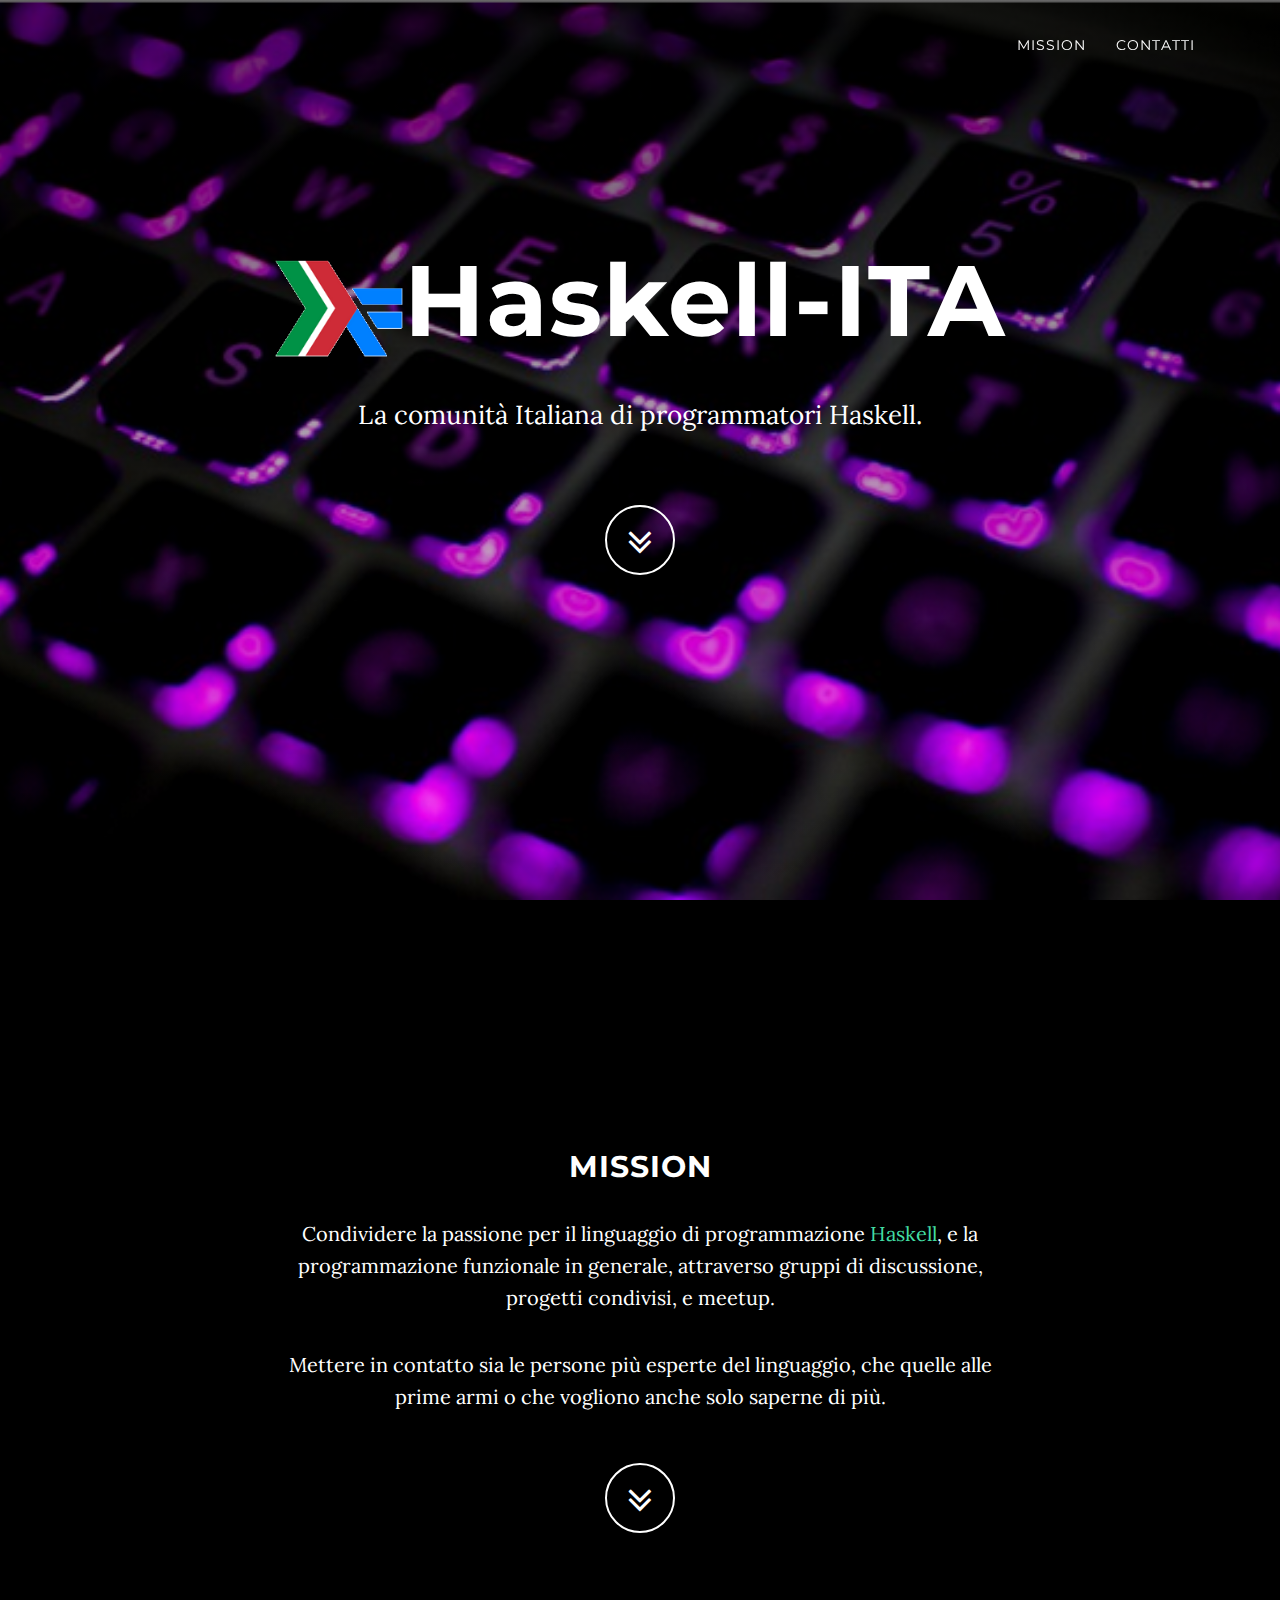
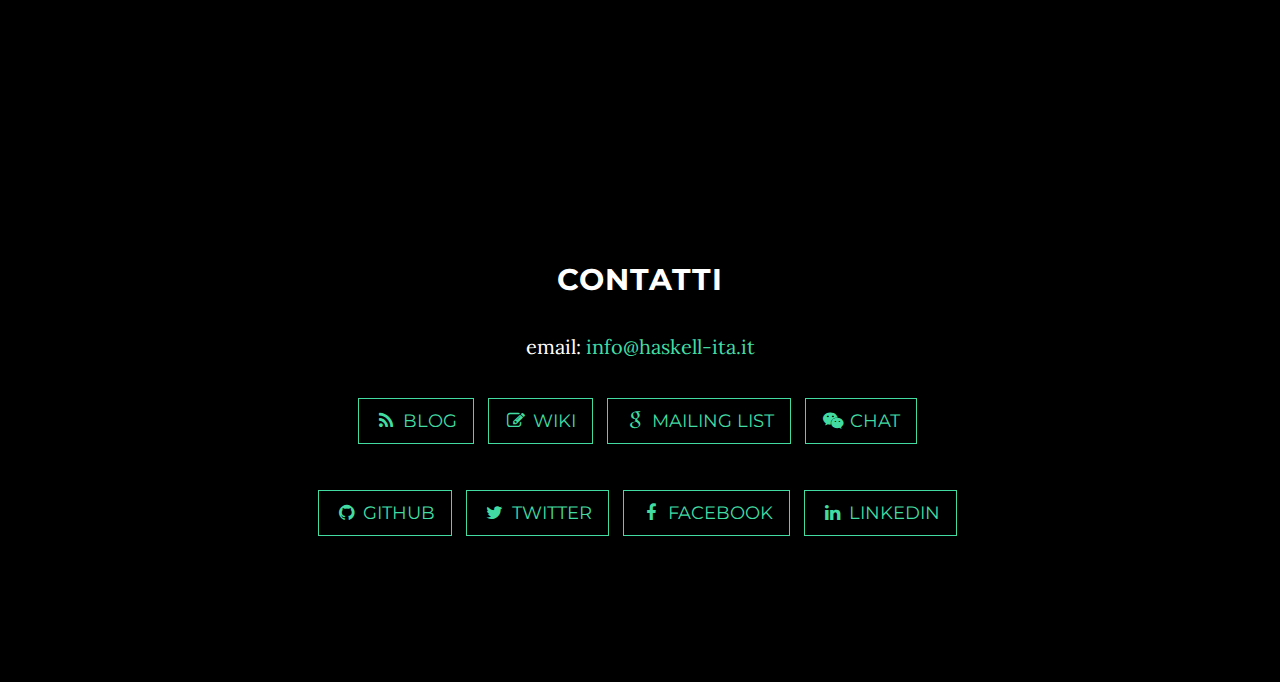
<file: index.html>
<!DOCTYPE html>
<html lang="it">

<head>
  
    <link rel="icon" href="favicon.ico" sizes="16x16" " type="image/vnd.microsoft.icon">

    <meta charset="utf-8">
    <meta http-equiv="X-UA-Compatible" content="IE=edge">
    <meta name="viewport" content="width=device-width, initial-scale=1">
    <meta name="description" content="Italian Haskell Community">

    <title>Haskell-ITA</title>

    <!-- Bootstrap Core CSS -->
    <link href="css/bootstrap.min.css" rel="stylesheet">

    <!-- Custom CSS -->
    <link href="css/grayscale.css" rel="stylesheet">

    <!-- Custom Fonts -->
    <link href="font-awesome/css/font-awesome.min.css" rel="stylesheet" type="text/css">
    <link href="http://fonts.googleapis.com/css?family=Lora:400,700,400italic,700italic" rel="stylesheet" type="text/css">
    <link href="http://fonts.googleapis.com/css?family=Montserrat:400,700" rel="stylesheet" type="text/css">

    <!-- HTML5 Shim and Respond.js IE8 support of HTML5 elements and media queries -->
    <!-- WARNING: Respond.js doesn't work if you view the page via file:// -->
    <!--[if lt IE 9]>
        <script src="https://oss.maxcdn.com/libs/html5shiv/3.7.0/html5shiv.js"></script>
        <script src="https://oss.maxcdn.com/libs/respond.js/1.4.2/respond.min.js"></script>
    <![endif]-->

</head>
<body id="page-top" data-spy="scroll" data-target=".navbar-fixed-top">
      <!-- Navigation -->
    <nav class="navbar navbar-custom navbar-fixed-top" role="navigation">
        <div class="container">
            <div class="navbar-header">
                <button type="button" class="navbar-toggle" data-toggle="collapse" data-target=".navbar-main-collapse">
                </button>
            </div>

            <!-- Collect the nav links, forms, and other content for toggling -->
            <div class="collapse navbar-collapse navbar-right navbar-main-collapse">
                <ul class="nav navbar-nav">
                    <!-- Hidden li included to remove active class from about link when scrolled up past about section -->
                    <li class="hidden">
                        <a href="#page-top"></a>
                    </li>
                    <li>
                        <a class="page-scroll" href="#mission">Mission</a>
                    </li>
                    <li>
                        <a class="page-scroll" href="#contatti">Contatti</a>
                    </li>
              </ul>
            </div>
            <!-- /.navbar-collapse -->
        </div>
        <!-- /.container -->
    </nav>

    <!-- Intro Header -->
    <header class="intro">
        <div class="intro-body">
            <div class="container">
                <div class="row">
                  <div class="col-md-8 col-md-offset-2">
                            <h1 class="brand-heading"><img style="width:1.3em; height:1em; display: inline;" src="img/logo_ita.png" alt="logo" />Haskell-ITA</h1>
                      <p class="intro-text">La comunit&agrave; Italiana di programmatori Haskell.</p>
                      <br />
                      <a href="#mission" class="btn btn-circle page-scroll">
                            <i class="fa fa-angle-double-down animated"></i>
                      </a>
                    </div>
                </div>
            </div>
        </div>
    </header>

    <!-- About Section -->
    <section id="mission" class="container content-section text-center">
        <div class="row">
            <div class="col-lg-8 col-lg-offset-2">
                <h2>MISSION</h2>
                <p>Condividere la passione per il linguaggio di programmazione <a href="https://www.haskell.org/">Haskell</a>, e la programmazione funzionale in generale, attraverso gruppi di discussione, progetti condivisi, e meetup.</p>
                <p>Mettere in contatto sia le persone più esperte del linguaggio, che quelle alle prime armi o che vogliono anche solo saperne di più.</p>
                      <a href="#contatti" class="btn btn-circle page-scroll">
                            <i class="fa fa-angle-double-down animated"></i>
                      </a>
            </div>
        </div>
    </section>

    <!-- Contact Section -->
    <section id="contatti" class="container content-section text-center">
        <div class="row">
            <div class="col-lg-8 col-lg-offset-2">
                <h2>CONTATTI</h2>
                <p>email: <a href="mailto:info@haskell-ita.it">info@haskell-ita.it</a></p>
                <ul class="list-inline banner-social-buttons">
                   <li>
                        <a href="http://blog.haskell-ita.it" class="btn btn-default btn-lg"><i class="fa fa-rss fa-fw"></i> <span class="network-name">Blog</span></a>
</li>
                    <li>
                        <a href="https://github.com/Haskell-ITA/Knowledge-Base" class="btn btn-default btn-lg"><i class="fa fa-edit fa-fw"></i> <span class="network-name">Wiki</span></a>
                    </li>
                      <li>
                        <a href="https://groups.google.com/forum/#!forum/haskell_ita" class="btn btn-default btn-lg"><i class="fa fa-google fa-fw"></i> <span class="network-name">Mailing List</span></a>
                    </li>
                   <li>
                        <a href="http://webchat.freenode.net/?channels=%23haskell.it" class="btn btn-default btn-lg"><i class="fa fa-weixin fa-fw"></i> <span class="network-name">Chat</span></a>
                    </li>


            </ul>
                <ul class="list-inline banner-social-buttons">
                       <li>
                        <a href="https://github.com/Haskell-ITA" class="btn btn-default btn-lg"><i class="fa fa-github fa-fw"></i> <span class="network-name">Github</span></a>
                    </li>
                    <li>
                        <a href="https://twitter.com/Haskell_ITA" class="btn btn-default btn-lg"><i class="fa fa-twitter fa-fw"></i> <span class="network-name">Twitter</span></a>
                    </li>
                    <li>
                        <a href="https://www.facebook.com/groups/ItaloHaskell/" class="btn btn-default btn-lg"><i class="fa fa-facebook fa-fw"></i> <span class="network-name">Facebook</span></a>
                    </li>
                    <li>
                        <a href="https://www.linkedin.com/grp/home?gid=8317756" class="btn btn-default btn-lg"><i class="fa fa-linkedin fa-fw"></i> <span class="network-name">Linkedin</span></a>
                    </li>
                </ul>
            </div>
        </div>
    </section>


    <!-- Footer -->
    <footer>
        <div class="container text-center">
          <!-- <p>email: <a href="mailto:info@haskell-ita.it">info@haskell-ita.it</a></p> -->
         </div>
    </footer>

    <!-- jQuery -->
    <script src="js/jquery.js"></script>

    <!-- Bootstrap Core JavaScript -->
    <script src="js/bootstrap.min.js"></script>

    <!-- Plugin JavaScript -->
    <script src="js/jquery.easing.min.js"></script>

    <!-- Custom Theme JavaScript -->
    <script src="js/grayscale.js"></script>



</body>
</html>
</file>
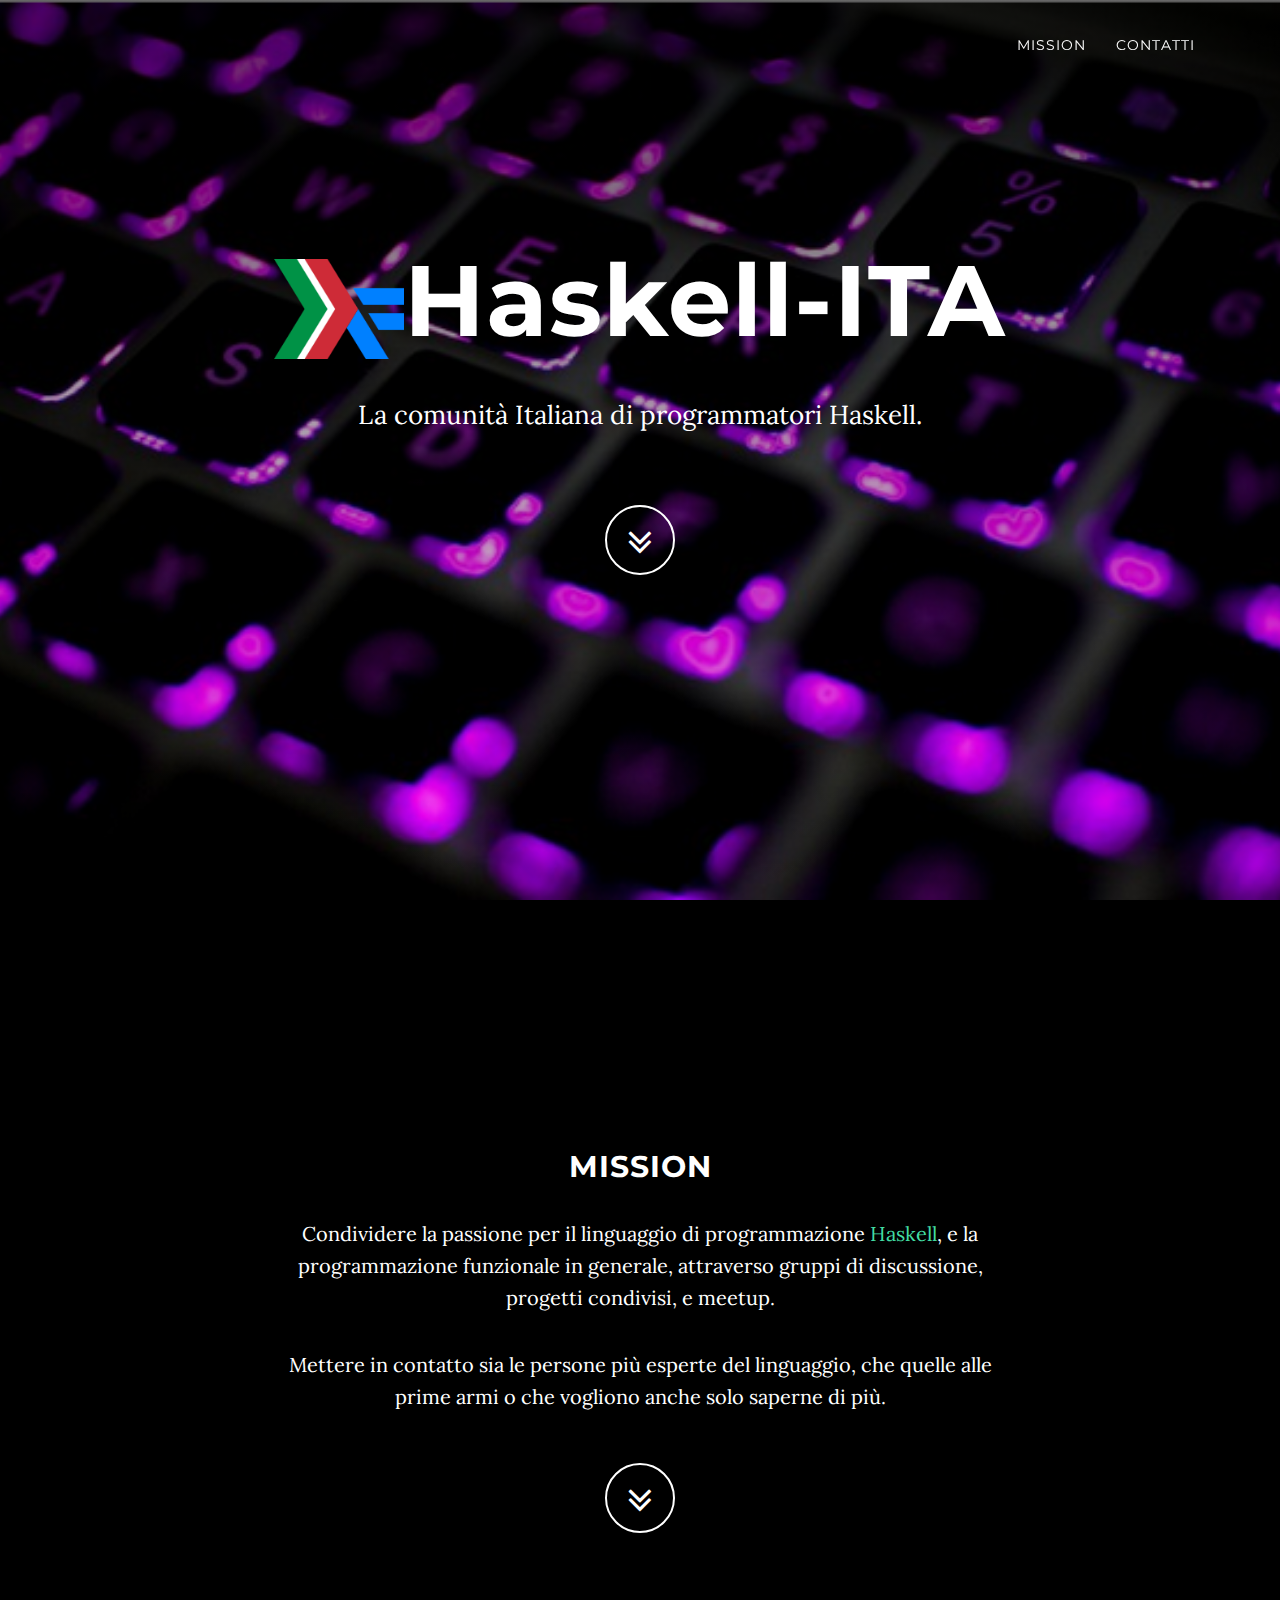
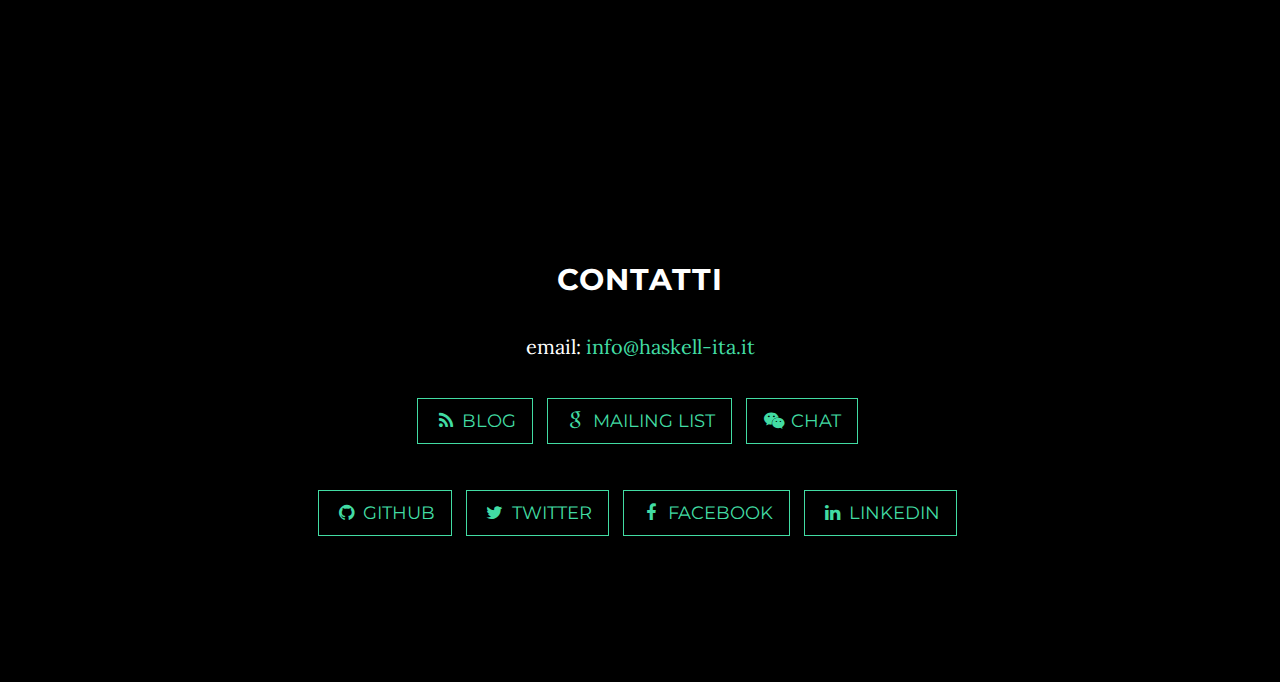
<file: old_web_site/index.html>
<!DOCTYPE html>
<html lang="it">

<head>
  
    <link rel="icon" href="favicon.ico" sizes="16x16" " type="image/vnd.microsoft.icon">

    <meta charset="utf-8">
    <meta http-equiv="X-UA-Compatible" content="IE=edge">
    <meta name="viewport" content="width=device-width, initial-scale=1">
    <meta name="description" content="Italian Haskell Community">

    <title>Haskell-ITA</title>

    <!-- Bootstrap Core CSS -->
    <link href="css/bootstrap.min.css" rel="stylesheet">

    <!-- Custom CSS -->
    <link href="css/grayscale.css" rel="stylesheet">

    <!-- Custom Fonts -->
    <link href="font-awesome/css/font-awesome.min.css" rel="stylesheet" type="text/css">
    <link href="http://fonts.googleapis.com/css?family=Lora:400,700,400italic,700italic" rel="stylesheet" type="text/css">
    <link href="http://fonts.googleapis.com/css?family=Montserrat:400,700" rel="stylesheet" type="text/css">

    <!-- HTML5 Shim and Respond.js IE8 support of HTML5 elements and media queries -->
    <!-- WARNING: Respond.js doesn't work if you view the page via file:// -->
    <!--[if lt IE 9]>
        <script src="https://oss.maxcdn.com/libs/html5shiv/3.7.0/html5shiv.js"></script>
        <script src="https://oss.maxcdn.com/libs/respond.js/1.4.2/respond.min.js"></script>
    <![endif]-->

</head>
<body id="page-top" data-spy="scroll" data-target=".navbar-fixed-top">
      <!-- Navigation -->
    <nav class="navbar navbar-custom navbar-fixed-top" role="navigation">
        <div class="container">
            <div class="navbar-header">
                <button type="button" class="navbar-toggle" data-toggle="collapse" data-target=".navbar-main-collapse">
                </button>
            </div>

            <!-- Collect the nav links, forms, and other content for toggling -->
            <div class="collapse navbar-collapse navbar-right navbar-main-collapse">
                <ul class="nav navbar-nav">
                    <!-- Hidden li included to remove active class from about link when scrolled up past about section -->
                    <li class="hidden">
                        <a href="#page-top"></a>
                    </li>
                    <li>
                        <a class="page-scroll" href="#mission">Mission</a>
                    </li>
                    <li>
                        <a class="page-scroll" href="#contatti">Contatti</a>
                    </li>
              </ul>
            </div>
            <!-- /.navbar-collapse -->
        </div>
        <!-- /.container -->
    </nav>

    <!-- Intro Header -->
    <header class="intro">
        <div class="intro-body">
            <div class="container">
                <div class="row">
                  <div class="col-md-8 col-md-offset-2">
                            <h1 class="brand-heading"><img style="width:1.3em; height:1em; display: inline;" src="img/logo_ita.png" alt="logo" />Haskell-ITA</h1>
                      <p class="intro-text">La comunit&agrave; Italiana di programmatori Haskell.</p>
                      <br />
                      <a href="#mission" class="btn btn-circle page-scroll">
                            <i class="fa fa-angle-double-down animated"></i>
                      </a>
                    </div>
                </div>
            </div>
        </div>
    </header>

    <!-- About Section -->
    <section id="mission" class="container content-section text-center">
        <div class="row">
            <div class="col-lg-8 col-lg-offset-2">
                <h2>MISSION</h2>
                <p>Condividere la passione per il linguaggio di programmazione <a href="https://www.haskell.org/">Haskell</a>, e la programmazione funzionale in generale, attraverso gruppi di discussione, progetti condivisi, e meetup.</p>
                <p>Mettere in contatto sia le persone più esperte del linguaggio, che quelle alle prime armi o che vogliono anche solo saperne di più.</p>
                      <a href="#contatti" class="btn btn-circle page-scroll">
                            <i class="fa fa-angle-double-down animated"></i>
                      </a>
            </div>
        </div>
    </section>

    <!-- Contact Section -->
    <section id="contatti" class="container content-section text-center">
        <div class="row">
            <div class="col-lg-8 col-lg-offset-2">
                <h2>CONTATTI</h2>
                <p>email: <a href="mailto:info@haskell-ita.it">info@haskell-ita.it</a></p>
                <ul class="list-inline banner-social-buttons">
                   <li>
                        <a href="http://blog.haskell-ita.it" class="btn btn-default btn-lg"><i class="fa fa-rss fa-fw"></i> <span class="network-name">Blog</span></a>
</li>
                      <li>
                        <a href="https://groups.google.com/forum/#!forum/haskell_ita" class="btn btn-default btn-lg"><i class="fa fa-google fa-fw"></i> <span class="network-name">Mailing List</span></a>
                    </li>
                   <li>
                        <a href="http://webchat.freenode.net/?channels=%23haskell.it" class="btn btn-default btn-lg"><i class="fa fa-weixin fa-fw"></i> <span class="network-name">Chat</span></a>
                    </li>


            </ul>
                <ul class="list-inline banner-social-buttons">
                       <li>
                        <a href="https://github.com/Haskell-ITA" class="btn btn-default btn-lg"><i class="fa fa-github fa-fw"></i> <span class="network-name">Github</span></a>
                    </li>
                    <li>
                        <a href="https://twitter.com/Haskell_ITA" class="btn btn-default btn-lg"><i class="fa fa-twitter fa-fw"></i> <span class="network-name">Twitter</span></a>
                    </li>
                    <li>
                        <a href="https://www.facebook.com/groups/ItaloHaskell/" class="btn btn-default btn-lg"><i class="fa fa-facebook fa-fw"></i> <span class="network-name">Facebook</span></a>
                    </li>
                    <li>
                        <a href="https://www.linkedin.com/grp/home?gid=8317756" class="btn btn-default btn-lg"><i class="fa fa-linkedin fa-fw"></i> <span class="network-name">Linkedin</span></a>
                    </li>
                </ul>
            </div>
        </div>
    </section>


    <!-- Footer -->
    <footer>
        <div class="container text-center">
          <!-- <p>email: <a href="mailto:info@haskell-ita.it">info@haskell-ita.it</a></p> -->
         </div>
    </footer>

    <!-- jQuery -->
    <script src="js/jquery.js"></script>

    <!-- Bootstrap Core JavaScript -->
    <script src="js/bootstrap.min.js"></script>

    <!-- Plugin JavaScript -->
    <script src="js/jquery.easing.min.js"></script>

    <!-- Custom Theme JavaScript -->
    <script src="js/grayscale.js"></script>



</body>
</html>
</file>
<file: css/grayscale.css>
/*!
 * Start Bootstrap - Grayscale Bootstrap Theme (http://startbootstrap.com)
 * Code licensed under the Apache License v2.0.
 * For details, see http://www.apache.org/licenses/LICENSE-2.0.
 */

body {
    width: 100%;
    height: 100%;
    font-family: Lora,"Helvetica Neue",Helvetica,Arial,sans-serif;
    color: #fff;
    background-color: #000;
}

html {
    width: 100%;
    height: 100%;
}

h1,
h2,
h3,
h4,
h5,
h6 {
    margin: 0 0 35px;
    font-family: Montserrat,"Helvetica Neue",Helvetica,Arial,sans-serif;
    font-weight: 700;
    letter-spacing: 1px;
}

p {
    margin: 0 0 25px;
    font-size: 18px;
    line-height: 1.5;
}

@media(min-width:768px) {
    p {
        margin: 0 0 35px;
        font-size: 20px;
        line-height: 1.6;
    }
}

a {
    color: #42dca3;
    -webkit-transition: all .2s ease-in-out;
    -moz-transition: all .2s ease-in-out;
    transition: all .2s ease-in-out;
}

a:hover,
a:focus {
    text-decoration: none;
    color: #1d9b6c;
}

.light {
    font-weight: 400;
}

.navbar-custom {
    margin-bottom: 0;
    border-bottom: 1px solid rgba(255,255,255,.3);
    text-transform: uppercase;
    font-family: Montserrat,"Helvetica Neue",Helvetica,Arial,sans-serif;
    background-color: #000;
}

.navbar-custom .navbar-brand {
    font-weight: 700;
}

.navbar-custom .navbar-brand:focus {
    outline: 0;
}

.navbar-custom .navbar-brand .navbar-toggle {
    padding: 4px 6px;
    font-size: 16px;
    color: #fff;
}

.navbar-custom .navbar-brand .navbar-toggle:focus,
.navbar-custom .navbar-brand .navbar-toggle:active {
    outline: 0;
}

.navbar-custom a {
    color: #fff;
}

.navbar-custom .nav li a {
    -webkit-transition: background .3s ease-in-out;
    -moz-transition: background .3s ease-in-out;
    transition: background .3s ease-in-out;
}

.navbar-custom .nav li a:hover {
    outline: 0;
    color: rgba(255,255,255,.8);
    background-color: transparent;
}

.navbar-custom .nav li a:focus,
.navbar-custom .nav li a:active {
    outline: 0;
    background-color: transparent;
}

.navbar-custom .nav li.active {
    outline: 0;
}

.navbar-custom .nav li.active a {
    background-color: rgba(255,255,255,.3);
}

.navbar-custom .nav li.active a:hover {
    color: #fff;
}

@media(min-width:768px) {
    .navbar-custom {
        padding: 20px 0;
        border-bottom: 0;
        letter-spacing: 1px;
        background: 0 0;
        -webkit-transition: background .5s ease-in-out,padding .5s ease-in-out;
        -moz-transition: background .5s ease-in-out,padding .5s ease-in-out;
        transition: background .5s ease-in-out,padding .5s ease-in-out;
    }

    .navbar-custom.top-nav-collapse {
        padding: 0;
        border-bottom: 1px solid rgba(255,255,255,.3);
        background: #000;
    }
}

.intro {
    display: table;
    width: 100%;
    height: auto;
    padding: 100px 0;
    text-align: center;
    color: #fff;
    background: url(../img/keyboard.png) no-repeat bottom center scroll;
    background-color: #000;
    -webkit-background-size: cover;
    -moz-background-size: cover;
    background-size: cover;
    -o-background-size: cover;
}

.intro .intro-body {
    display: table-cell;
    vertical-align: middle;
    background: linear-gradient(to bottom, rgba(0,0,0,0.6) 0%, rgba(0,0,0,0.4) 35%, rgba(0,0,0,0) 100%);
}

.intro .intro-body .brand-heading {
    font-size: 40px;
}


@media(min-width:768px) {
    .intro {
        height: 100%;
        padding: 0;
    }

    .intro .intro-body .brand-heading {
        font-size: 100px;
    }

    .intro .intro-body .intro-text {
        font-size: 26px;
    }
}

.btn-circle {
    width: 70px;
    height: 70px;
    margin-top: 15px;
    padding: 7px 16px;
    border: 2px solid #fff;
    border-radius: 100%!important;
    font-size: 40px;
    color: #fff;
    background: 0 0;
    -webkit-transition: background .3s ease-in-out;
    -moz-transition: background .3s ease-in-out;
    transition: background .3s ease-in-out;
}

.btn-circle:hover,
.btn-circle:focus {
    outline: 0;
    color: #fff;
    background: rgba(255,255,255,.1);
}

.btn-circle i.animated {
    -webkit-transition-property: -webkit-transform;
    -webkit-transition-duration: 1s;
    -moz-transition-property: -moz-transform;
    -moz-transition-duration: 1s;
}

.btn-circle:hover i.animated {
    -webkit-animation-name: pulse;
    -moz-animation-name: pulse;
    -webkit-animation-duration: 1.5s;
    -moz-animation-duration: 1.5s;
    -webkit-animation-iteration-count: infinite;
    -moz-animation-iteration-count: infinite;
    -webkit-animation-timing-function: linear;
    -moz-animation-timing-function: linear;
}

@-webkit-keyframes pulse {    
    0% {
        -webkit-transform: scale(1);
        transform: scale(1);
    }

    50% {
        -webkit-transform: scale(1.2);
        transform: scale(1.2);
    }

    100% {
        -webkit-transform: scale(1);
        transform: scale(1);
    }
}

@-moz-keyframes pulse {    
    0% {
        -moz-transform: scale(1);
        transform: scale(1);
    }

    50% {
        -moz-transform: scale(1.2);
        transform: scale(1.2);
    }

    100% {
        -moz-transform: scale(1);
        transform: scale(1);
    }
}

.content-section {
    padding-top: 100px;
}

.download-section {
    width: 100%;
    padding: 50px 0;
    color: #fff;
    background: url(../img/downloads-bg.jpg) no-repeat center center scroll;
    background-color: #000;
    -webkit-background-size: cover;
    -moz-background-size: cover;
    background-size: cover;
    -o-background-size: cover;
}

.meetup-section {
    width: 100%;
    padding: 50px 0;
    color: #fff;
    background-color: #000;
    -webkit-background-size: cover;
    -moz-background-size: cover;
    background-size: cover;
    -o-background-size: cover;
}


#map {
    width: 100%;
    height: 200px;
    margin-top: 100px;
}

@media(min-width:767px) {
    .content-section {
        padding-top: 250px;
    }

    .download-section {
        padding: 100px 0;
    }

    #map {
        height: 400px;
        margin-top: 250px;
    }
}

.btn {
    border-radius: 0;
    text-transform: uppercase;
    font-family: Montserrat,"Helvetica Neue",Helvetica,Arial,sans-serif;
    font-weight: 400;
    -webkit-transition: all .3s ease-in-out;
    -moz-transition: all .3s ease-in-out;
    transition: all .3s ease-in-out;
    margit-top: 1em;
    margin-bottom: 2em;
}

.btn-default {
    border: 1px solid #42dca3;
    color: #42dca3;
    background-color: transparent;
}

.btn-default:hover,
.btn-default:focus {
    border: 1px solid #42dca3;
    outline: 0;
    color: #000;
    background-color: #42dca3;
}

ul.banner-social-buttons {
    margin-top: 0;
}

@media(max-width:1199px) {
    ul.banner-social-buttons {
        margin-top: 15px;
    }
}

@media(max-width:767px) {
    ul.banner-social-buttons li {
        display: block;
        margin-bottom: 20px;
        padding: 0;
    }

    ul.banner-social-buttons li:last-child {
        margin-bottom: 0;
    }
}

footer {
    padding: 50px 0;
}

footer p {
    margin: 0;
}

::-moz-selection {
    text-shadow: none;
    background: #fcfcfc;
    background: rgba(255,255,255,.2);
}

::selection {
    text-shadow: none;
    background: #fcfcfc;
    background: rgba(255,255,255,.2);
}

img::selection {
    background: 0 0;
}

img::-moz-selection {
    background: 0 0;
}

body {
    webkit-tap-highlight-color: rgba(255,255,255,.2);
}
</file>
<file: old_web_site/css/grayscale.css>
/*!
 * Start Bootstrap - Grayscale Bootstrap Theme (http://startbootstrap.com)
 * Code licensed under the Apache License v2.0.
 * For details, see http://www.apache.org/licenses/LICENSE-2.0.
 */

body {
    width: 100%;
    height: 100%;
    font-family: Lora,"Helvetica Neue",Helvetica,Arial,sans-serif;
    color: #fff;
    background-color: #000;
}

html {
    width: 100%;
    height: 100%;
}

h1,
h2,
h3,
h4,
h5,
h6 {
    margin: 0 0 35px;
    font-family: Montserrat,"Helvetica Neue",Helvetica,Arial,sans-serif;
    font-weight: 700;
    letter-spacing: 1px;
}

p {
    margin: 0 0 25px;
    font-size: 18px;
    line-height: 1.5;
}

@media(min-width:768px) {
    p {
        margin: 0 0 35px;
        font-size: 20px;
        line-height: 1.6;
    }
}

a {
    color: #42dca3;
    -webkit-transition: all .2s ease-in-out;
    -moz-transition: all .2s ease-in-out;
    transition: all .2s ease-in-out;
}

a:hover,
a:focus {
    text-decoration: none;
    color: #1d9b6c;
}

.light {
    font-weight: 400;
}

.navbar-custom {
    margin-bottom: 0;
    border-bottom: 1px solid rgba(255,255,255,.3);
    text-transform: uppercase;
    font-family: Montserrat,"Helvetica Neue",Helvetica,Arial,sans-serif;
    background-color: #000;
}

.navbar-custom .navbar-brand {
    font-weight: 700;
}

.navbar-custom .navbar-brand:focus {
    outline: 0;
}

.navbar-custom .navbar-brand .navbar-toggle {
    padding: 4px 6px;
    font-size: 16px;
    color: #fff;
}

.navbar-custom .navbar-brand .navbar-toggle:focus,
.navbar-custom .navbar-brand .navbar-toggle:active {
    outline: 0;
}

.navbar-custom a {
    color: #fff;
}

.navbar-custom .nav li a {
    -webkit-transition: background .3s ease-in-out;
    -moz-transition: background .3s ease-in-out;
    transition: background .3s ease-in-out;
}

.navbar-custom .nav li a:hover {
    outline: 0;
    color: rgba(255,255,255,.8);
    background-color: transparent;
}

.navbar-custom .nav li a:focus,
.navbar-custom .nav li a:active {
    outline: 0;
    background-color: transparent;
}

.navbar-custom .nav li.active {
    outline: 0;
}

.navbar-custom .nav li.active a {
    background-color: rgba(255,255,255,.3);
}

.navbar-custom .nav li.active a:hover {
    color: #fff;
}

@media(min-width:768px) {
    .navbar-custom {
        padding: 20px 0;
        border-bottom: 0;
        letter-spacing: 1px;
        background: 0 0;
        -webkit-transition: background .5s ease-in-out,padding .5s ease-in-out;
        -moz-transition: background .5s ease-in-out,padding .5s ease-in-out;
        transition: background .5s ease-in-out,padding .5s ease-in-out;
    }

    .navbar-custom.top-nav-collapse {
        padding: 0;
        border-bottom: 1px solid rgba(255,255,255,.3);
        background: #000;
    }
}

.intro {
    display: table;
    width: 100%;
    height: auto;
    padding: 100px 0;
    text-align: center;
    color: #fff;
    background: url(../img/keyboard.png) no-repeat bottom center scroll;
    background-color: #000;
    -webkit-background-size: cover;
    -moz-background-size: cover;
    background-size: cover;
    -o-background-size: cover;
}

.intro .intro-body {
    display: table-cell;
    vertical-align: middle;
    background: linear-gradient(to bottom, rgba(0,0,0,0.6) 0%, rgba(0,0,0,0.4) 35%, rgba(0,0,0,0) 100%);
}

.intro .intro-body .brand-heading {
    font-size: 40px;
}


@media(min-width:768px) {
    .intro {
        height: 100%;
        padding: 0;
    }

    .intro .intro-body .brand-heading {
        font-size: 100px;
    }

    .intro .intro-body .intro-text {
        font-size: 26px;
    }
}

.btn-circle {
    width: 70px;
    height: 70px;
    margin-top: 15px;
    padding: 7px 16px;
    border: 2px solid #fff;
    border-radius: 100%!important;
    font-size: 40px;
    color: #fff;
    background: 0 0;
    -webkit-transition: background .3s ease-in-out;
    -moz-transition: background .3s ease-in-out;
    transition: background .3s ease-in-out;
}

.btn-circle:hover,
.btn-circle:focus {
    outline: 0;
    color: #fff;
    background: rgba(255,255,255,.1);
}

.btn-circle i.animated {
    -webkit-transition-property: -webkit-transform;
    -webkit-transition-duration: 1s;
    -moz-transition-property: -moz-transform;
    -moz-transition-duration: 1s;
}

.btn-circle:hover i.animated {
    -webkit-animation-name: pulse;
    -moz-animation-name: pulse;
    -webkit-animation-duration: 1.5s;
    -moz-animation-duration: 1.5s;
    -webkit-animation-iteration-count: infinite;
    -moz-animation-iteration-count: infinite;
    -webkit-animation-timing-function: linear;
    -moz-animation-timing-function: linear;
}

@-webkit-keyframes pulse {    
    0% {
        -webkit-transform: scale(1);
        transform: scale(1);
    }

    50% {
        -webkit-transform: scale(1.2);
        transform: scale(1.2);
    }

    100% {
        -webkit-transform: scale(1);
        transform: scale(1);
    }
}

@-moz-keyframes pulse {    
    0% {
        -moz-transform: scale(1);
        transform: scale(1);
    }

    50% {
        -moz-transform: scale(1.2);
        transform: scale(1.2);
    }

    100% {
        -moz-transform: scale(1);
        transform: scale(1);
    }
}

.content-section {
    padding-top: 100px;
}

.download-section {
    width: 100%;
    padding: 50px 0;
    color: #fff;
    background: url(../img/downloads-bg.jpg) no-repeat center center scroll;
    background-color: #000;
    -webkit-background-size: cover;
    -moz-background-size: cover;
    background-size: cover;
    -o-background-size: cover;
}

.meetup-section {
    width: 100%;
    padding: 50px 0;
    color: #fff;
    background-color: #000;
    -webkit-background-size: cover;
    -moz-background-size: cover;
    background-size: cover;
    -o-background-size: cover;
}


#map {
    width: 100%;
    height: 200px;
    margin-top: 100px;
}

@media(min-width:767px) {
    .content-section {
        padding-top: 250px;
    }

    .download-section {
        padding: 100px 0;
    }

    #map {
        height: 400px;
        margin-top: 250px;
    }
}

.btn {
    border-radius: 0;
    text-transform: uppercase;
    font-family: Montserrat,"Helvetica Neue",Helvetica,Arial,sans-serif;
    font-weight: 400;
    -webkit-transition: all .3s ease-in-out;
    -moz-transition: all .3s ease-in-out;
    transition: all .3s ease-in-out;
    margit-top: 1em;
    margin-bottom: 2em;
}

.btn-default {
    border: 1px solid #42dca3;
    color: #42dca3;
    background-color: transparent;
}

.btn-default:hover,
.btn-default:focus {
    border: 1px solid #42dca3;
    outline: 0;
    color: #000;
    background-color: #42dca3;
}

ul.banner-social-buttons {
    margin-top: 0;
}

@media(max-width:1199px) {
    ul.banner-social-buttons {
        margin-top: 15px;
    }
}

@media(max-width:767px) {
    ul.banner-social-buttons li {
        display: block;
        margin-bottom: 20px;
        padding: 0;
    }

    ul.banner-social-buttons li:last-child {
        margin-bottom: 0;
    }
}

footer {
    padding: 50px 0;
}

footer p {
    margin: 0;
}

::-moz-selection {
    text-shadow: none;
    background: #fcfcfc;
    background: rgba(255,255,255,.2);
}

::selection {
    text-shadow: none;
    background: #fcfcfc;
    background: rgba(255,255,255,.2);
}

img::selection {
    background: 0 0;
}

img::-moz-selection {
    background: 0 0;
}

body {
    webkit-tap-highlight-color: rgba(255,255,255,.2);
}
</file>
